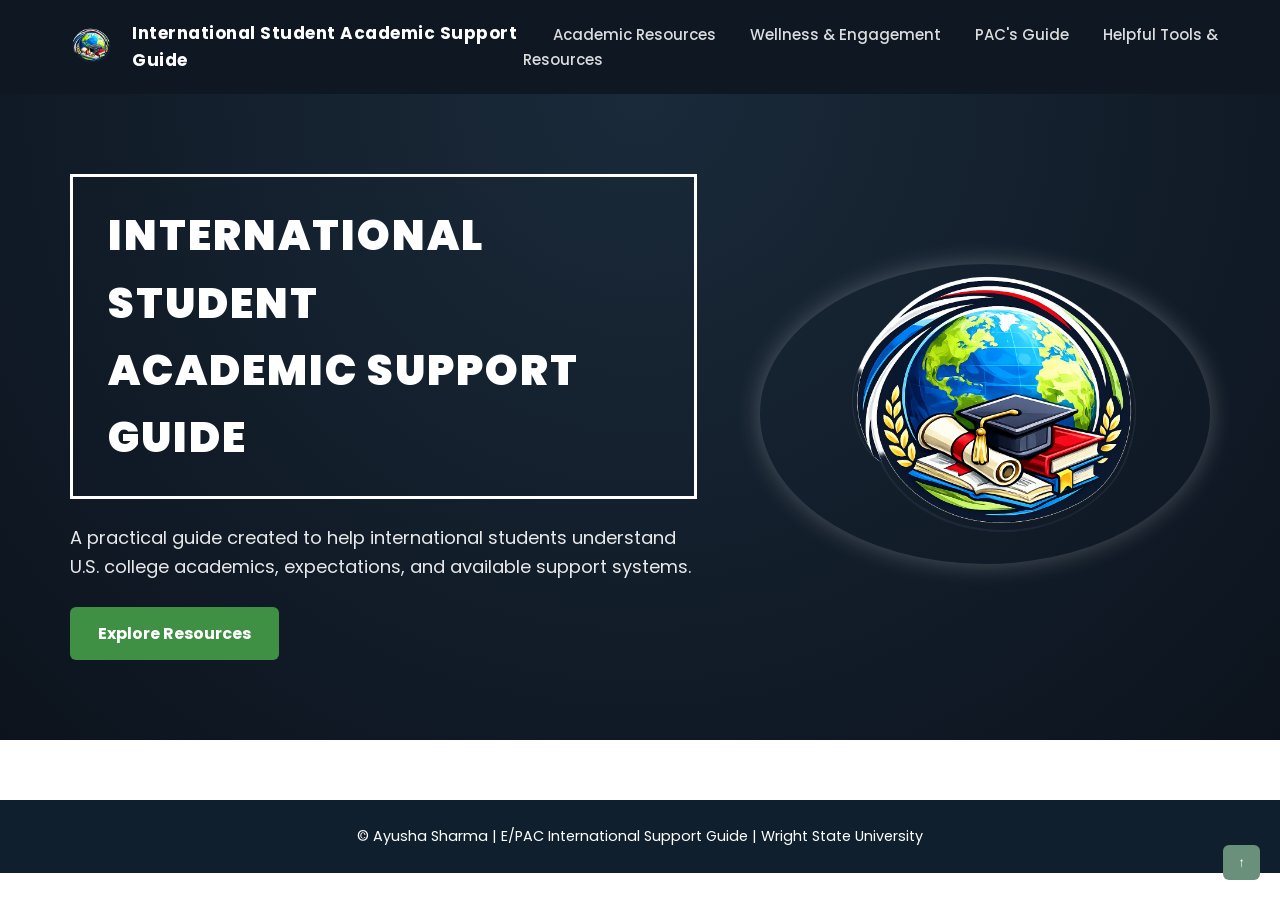
<file: index.html>
<!DOCTYPE html>
<html lang="en">
<head>
    <meta charset="UTF-8" />
    <meta name="viewport" content="width=device-width, initial-scale=1.0" />
    <link href="https://fonts.googleapis.com/css2?family=Poppins:wght@400;600;800&display=swap" rel="stylesheet">

    <title>International Student Academic Support Guide</title>
    <link rel="stylesheet" href="style.css">
</head>
<button onclick="topFunction()" id="topBtn">↑</button>

<body>

<!-- ===== NAVBAR ===== -->
<header class="navbar">

    <!-- Logo + Title -->
    <div class="logo">
        <img src="images/logo.png" alt="Guide Logo" class="globe-icon">
        <span>International Student Academic Support Guide</span>
    </div>

    <!-- Nav Links -->
    <nav>


        <a href="resources.html">Academic Resources</a>
        <a href="wellness-engagement.html">Wellness & Engagement</a>
        <a href="pac.html">PAC's Guide</a>
        <a href="helpful-tools.html">Helpful Tools & Resources</a>
    </nav>

</header>

<!-- ===== HERO SECTION ===== -->
<section class="hero">

    <!-- LEFT SIDE -->
    <div class="hero-text">

        <div class="hero-box">
            <h1>
                INTERNATIONAL STUDENT <br />
                ACADEMIC SUPPORT GUIDE
            </h1>
        </div>

        <p>
            A practical guide created to help international students understand
            U.S. college academics, expectations, and available support systems.
        </p>

        <a href="resources.html" class="btn">Explore Resources</a>
    </div>

    <!-- RIGHT SIDE BIG LOGO -->
    <div class="hero-image">
        <img src="images/logo.png" alt="Guide Logo" class="hero-logo">
    </div>

</section>

<footer class="site-footer">
    <p>© Ayusha Sharma | E/PAC International Support Guide | Wright State University</p>

</footer>
    <script src="assets/js/script.js"></script>

</body>
</html>
</file>
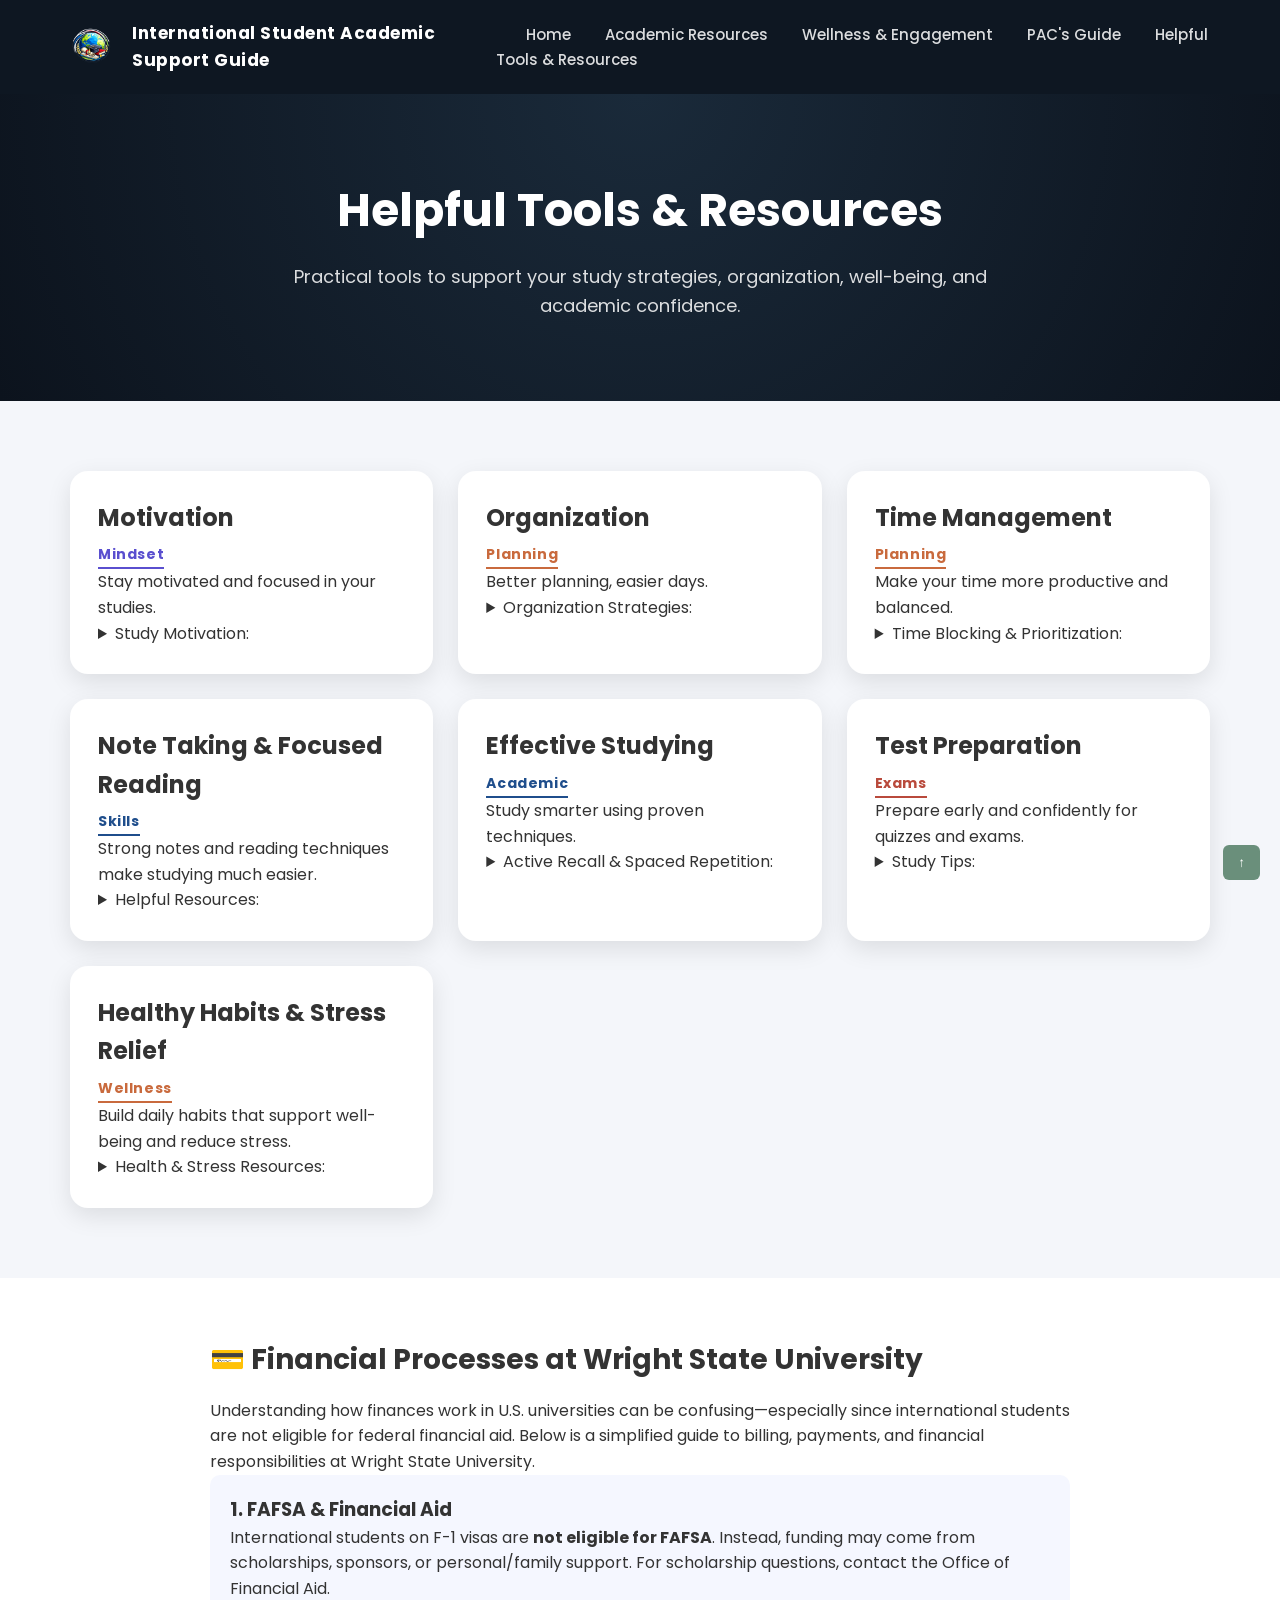
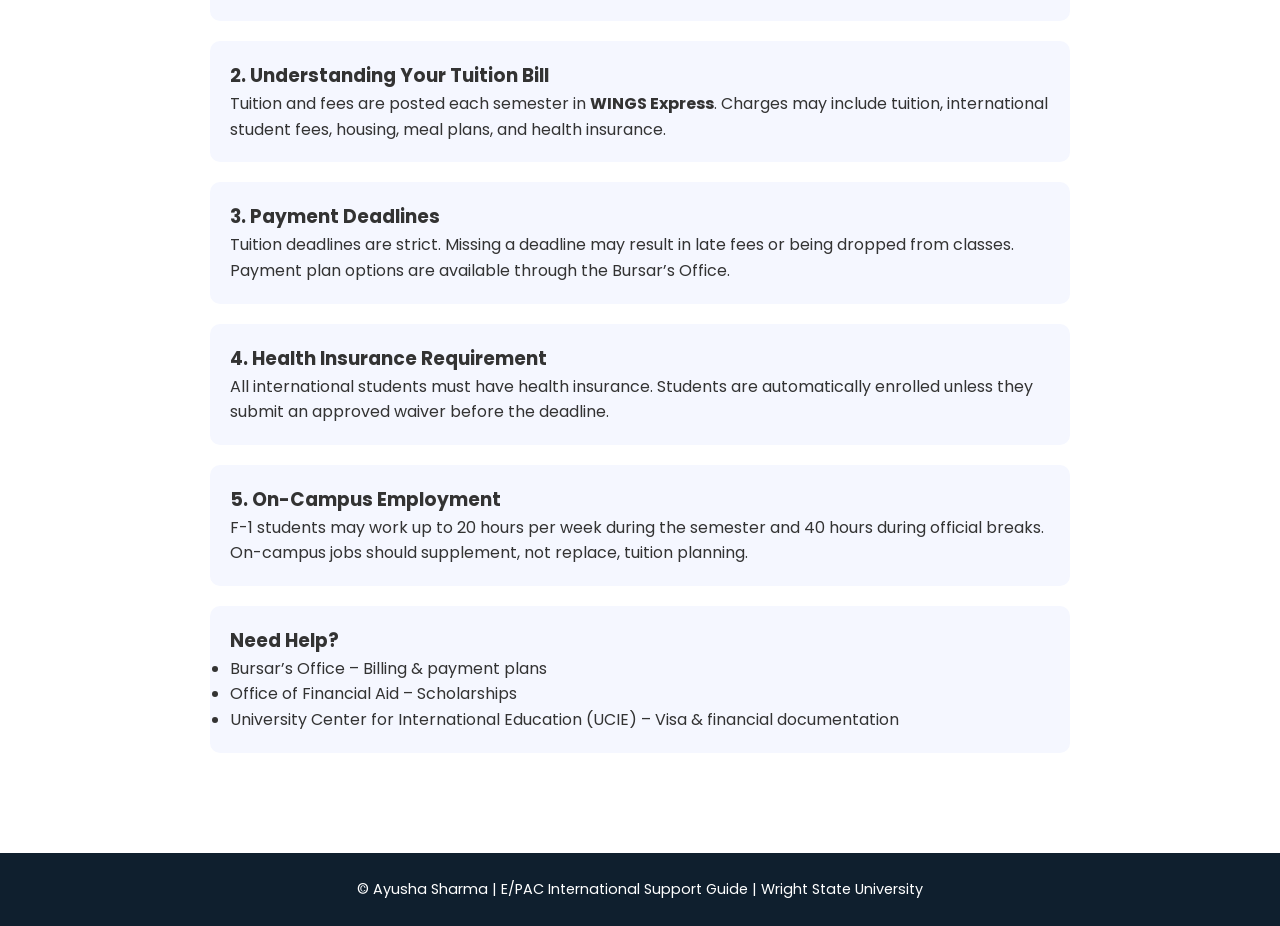
<file: helpful-tools.html>
<!DOCTYPE html>
<html lang="en">
<head>
    <meta charset="UTF-8" />
    <meta name="viewport" content="width=device-width, initial-scale=1.0" />
    <link href="https://fonts.googleapis.com/css2?family=Poppins:wght@400;600;800&display=swap" rel="stylesheet">
    <title>Helpful Tools & Resources</title>

    <link rel="stylesheet" href="style.css">
</head>
    <button onclick="topFunction()" id="topBtn">↑</button>

<body>

<!-- ===== NAVBAR ===== -->
<header class="navbar">
    <div class="logo">
        <img src="images/logo.png" class="globe-icon" alt="Logo">
        <span>International Student Academic Support Guide</span>
    </div>

    <nav>
        <a href="index.html">Home</a>
        <a href="resources.html">Academic Resources</a>
        <a href="wellness-engagement.html">Wellness & Engagement</a>
        <a href="pac.html">PAC's Guide</a>
        <a class="active" href="Helpful-Tools-Resources.html">Helpful Tools & Resources</a>
    </nav>
</header>


<!-- ===== PAGE HEADER ===== -->
<section class="page-header">
    <h1>Helpful Tools & Resources</h1>
    <p>
        Practical tools to support your study strategies, organization,
        well-being, and academic confidence.
    </p>
</section>


<!-- ===== TOOLS SECTION ===== -->
<section class="resource-grid">

    <!-- MOTIVATION -->
    <div class="resource-card">
        <div class="resource-top">
            <h2>Motivation</h2>
            <span class="tag mindset">Mindset</span>
        </div>

        <p>Stay motivated and focused in your studies.</p>

        <details>
            <summary>Study Motivation: </summary>
            <p>
            ➤ <a href="https://www.youtube.com/watch?v=9oWOsocN7qg&t=13s" target="_blank">
                How to Make Yourself Study When You Have Zero Motivation
            </a><br>
                <a class="life-btn" href="./Ways to stay Motivated.pdf" download>
                Download Motivation Checklist →
                </a>

        </details>
    </div>


    <!-- ORGANIZATION -->
    <div class="resource-card">
        <div class="resource-top">
            <h2>Organization</h2>
            <span class="tag planning">Planning</span>
        </div>

        <p>Better planning, easier days.</p>

        <details>
            <summary>Organization Strategies:</summary>
            <p>
                ➤<a href="https://www.daniel-wong.com/2017/04/10/students-get-organised-for-school/" target="_blank">
                30 Simple Organizational Tips</a>
                <a class="life-btn" href="Academic%20Planner.pdf" download>
                    Download Academic Planner →
                </a>
        </details>
    </div>

    <!-- TIME MANAGEMENT -->
    <div class="resource-card">
        <div class="resource-top">
            <h2>Time Management</h2>
            <span class="tag planning">Planning</span>
        </div>

        <p>Make your time more productive and balanced.</p>

        <details>
            <summary>Time Blocking & Prioritization:</summary>
            <p>
                ➤ Use blocks, plan tasks, and build habits for consistency.
            </p>
        </details>
    </div>

    <!-- NOTE TAKING & FOCUSED READING -->
    <div class="resource-card">
        <div class="resource-top">
            <h2>Note Taking & Focused Reading</h2>
            <span class="tag academic">Skills</span>
        </div>

        <p>Strong notes and reading techniques make studying much easier.</p>

        <details>
            <summary>Helpful Resources:</summary>
            <p>
                ➤ <a href="https://fullfocus.co/recovering-the-lost-art-of-note-taking/" target="_blank">
                Recovering the Lost Art of Note Taking
            </a><br>

                ➤ <a href="https://academicresourcecenter.harvard.edu/2023/10/02/note-taking/" target="_blank">
                Note Taking Tips (Harvard)
            </a><br>

                ➤ <a href="https://help.open.ac.uk/critical-reading-techniques/active-reading" target="_blank">
                Active & Critical Reading Techniques
            </a>
            </p>
        </details>
    </div>

    <!-- EFFECTIVE STUDYING -->
    <div class="resource-card">
        <div class="resource-top">
            <h2>Effective Studying</h2>
            <span class="tag academic">Academic</span>
        </div>

        <p>Study smarter using proven techniques.</p>

        <details>
            <summary>Active Recall & Spaced Repetition:</summary>
            <p>  ➤ <a href="https://collegeinfogeek.com/study-tips/" target="_blank">
                40+ Study Tips to Help You Work Smarter This Semester</a>

            </p>
        </details>
    </div>

    <!-- TEST PREP -->
    <div class="resource-card">
        <div class="resource-top">
            <h2>Test Preparation</h2>
            <span class="tag tutoring">Exams</span>
        </div>

        <p>Prepare early and confidently for quizzes and exams.</p>

        <details>
            <summary>Study Tips:</summary>
            <p>➤ <a href="https://www.youtube.com/watch?v=5ad6grll-ak&t=1s" target="_blank">
                How to Study Effectively</a>
            </p>
            <p>➤ <a href="https://www.youtube.com/watch?v=jYWfiP7w5w0&t=1s" target="_blank">
                10 Study Tips</a>
            <p>➤ <a href="https://www.youtube.com/watch?v=HsWYxfVzX_U&t=1s" target="_blank">
               Surviving Online Classes</a>
        </details>
    </div>

    <!-- HEALTHY HABITS & STRESS RELIEF -->
    <div class="resource-card">
        <div class="resource-top">
            <h2>Healthy Habits & Stress Relief</h2>
            <span class="tag planning">Wellness</span>
        </div>

        <p>Build daily habits that support well-being and reduce stress.</p>

        <details>
            <summary>Health & Stress Resources:</summary>
            <p>
                ➤ <a href="https://www.mayoclinic.org/healthy-lifestyle/stress-management/in-depth/stress-relievers/art-20047257" target="_blank">
                Stress Relievers (Mayo Clinic)
            </a><br>

                ➤ <a href="https://www.colorado.edu/law/25-quick-ways-reduce-stress" target="_blank">
                25 Quick Ways to Reduce Stress
            </a><br>

                ➤ <a href="https://www.health.harvard.edu/staying-healthy/10-habits-for-good-health" target="_blank">
                10 Healthy Habits (Harvard Health)
            </a>
            </p>
        </details>
    </div>
    </section>
    
<section class="resource-section">
  <h2>💳 Financial Processes at Wright State University</h2>
  <p class="intro">
    Understanding how finances work in U.S. universities can be confusing—especially 
    since international students are not eligible for federal financial aid. 
    Below is a simplified guide to billing, payments, and financial responsibilities 
    at Wright State University.
  </p>

  <div class="resource-block">
    <h3>1. FAFSA & Financial Aid</h3>
    <p>
      International students on F-1 visas are <strong>not eligible for FAFSA</strong>. 
      Instead, funding may come from scholarships, sponsors, or personal/family support.
      For scholarship questions, contact the Office of Financial Aid.
    </p>
  </div>

  <div class="resource-block">
    <h3>2. Understanding Your Tuition Bill</h3>
    <p>
      Tuition and fees are posted each semester in <strong>WINGS Express</strong>. 
      Charges may include tuition, international student fees, housing, meal plans, 
      and health insurance.
    </p>
  </div>

  <div class="resource-block">
    <h3>3. Payment Deadlines</h3>
    <p>
      Tuition deadlines are strict. Missing a deadline may result in late fees 
      or being dropped from classes. Payment plan options are available 
      through the Bursar’s Office.
    </p>
  </div>

  <div class="resource-block">
    <h3>4. Health Insurance Requirement</h3>
    <p>
      All international students must have health insurance. Students are 
      automatically enrolled unless they submit an approved waiver before 
      the deadline.
    </p>
  </div>

  <div class="resource-block">
    <h3>5. On-Campus Employment</h3>
    <p>
      F-1 students may work up to 20 hours per week during the semester 
      and 40 hours during official breaks. On-campus jobs should supplement, 
      not replace, tuition planning.
    </p>
  </div>

  <div class="resource-block">
    <h3>Need Help?</h3>
    <ul>
      <li>Bursar’s Office – Billing & payment plans</li>
      <li>Office of Financial Aid – Scholarships</li>
      <li>University Center for International Education (UCIE) – Visa & financial documentation</li>
    </ul>
  </div>
</section>


<footer class="site-footer">
    <p>© Ayusha Sharma | E/PAC International Support Guide | Wright State University</p>
</footer>
    <script src="assets/js/script.js"></script>
</body>
</html>
</file>
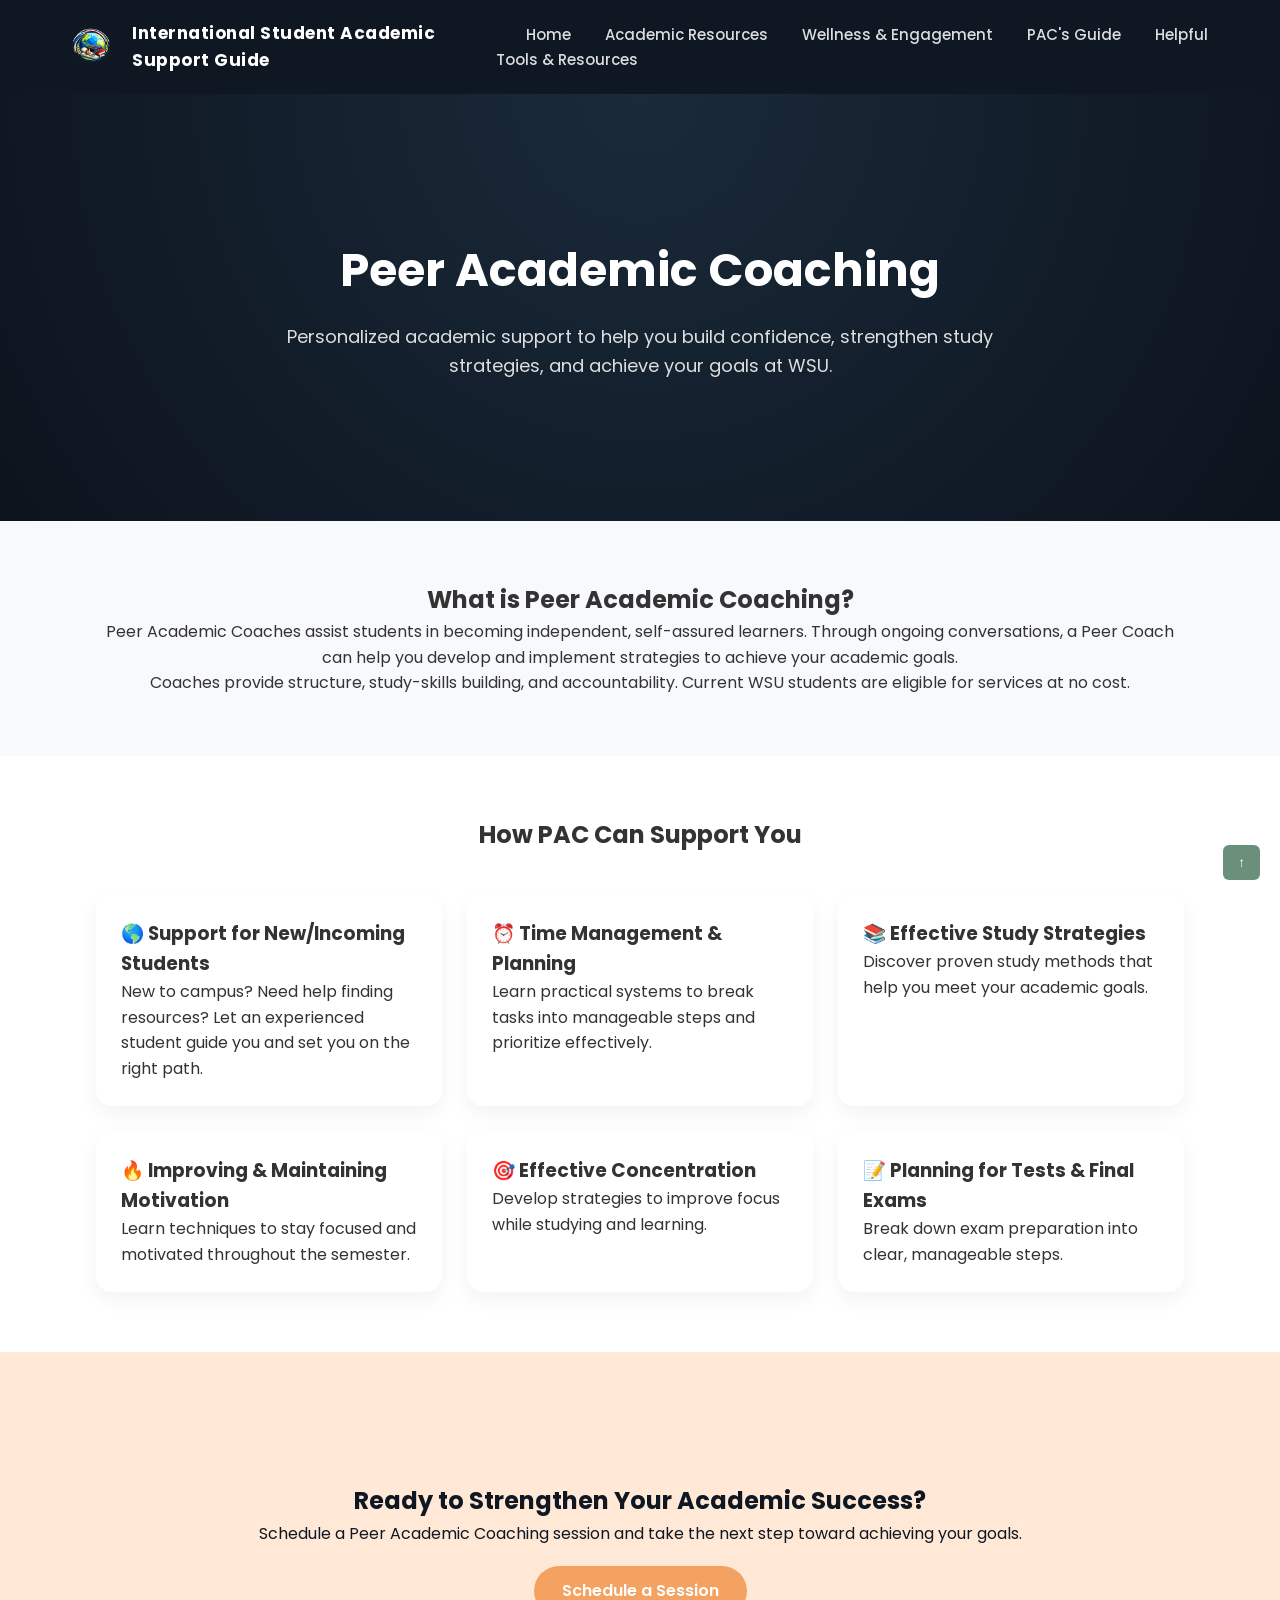
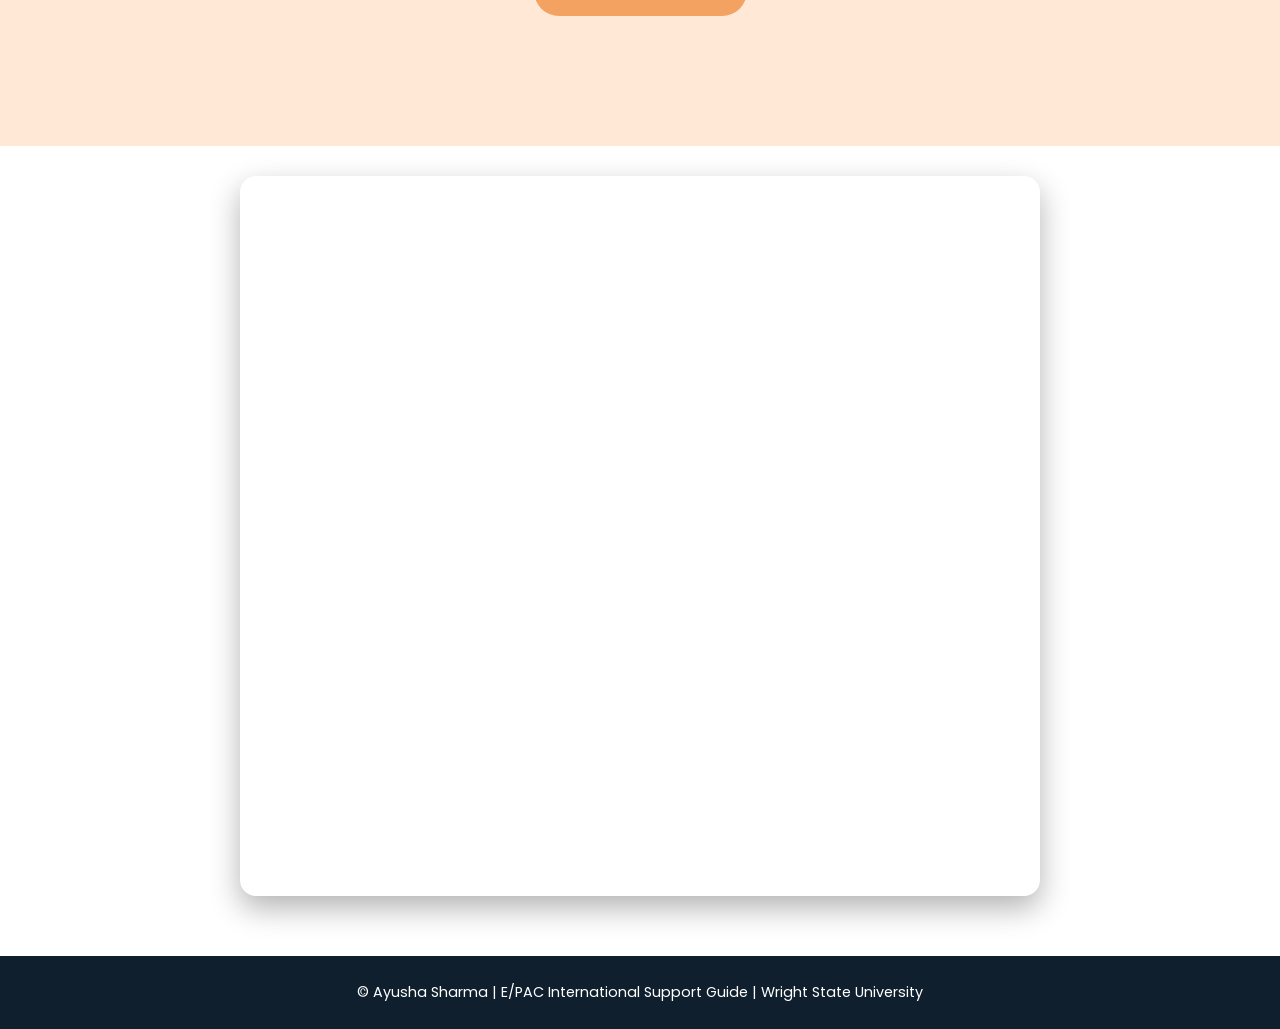
<file: pac.html>
<!DOCTYPE html>
<html lang="en">
<head>
    <meta charset="UTF-8" />
    <meta name="viewport" content="width=device-width, initial-scale=1.0" />
    <link href="https://fonts.googleapis.com/css2?family=Poppins:wght@400;600;800&display=swap" rel="stylesheet">
    <title>Peer Academic Coaching</title>
    <link rel="stylesheet" href="style.css">
</head>
<button onclick="topFunction()" id="topBtn">↑</button>
<body>

<!-- ===== NAVBAR ===== -->
<header class="navbar">
    <div class="logo">
        <img src="images/logo.png" class="globe-icon" alt="Logo">
        <span>International Student Academic Support Guide</span>
    </div>

    <nav>
        <a href="index.html">Home</a>
        <a href="resources.html">Academic Resources</a>
        <a href="wellness-engagement.html">Wellness & Engagement</a>
        <a class="active" href="pac.html">PAC's Guide</a>
        <a href="helpful-tools.html">Helpful Tools & Resources</a>
    </nav>
</header>


<!-- ===== PAGE HEADER ===== -->
<section class="page-header">
    <div class="container">
        <h1>Peer Academic Coaching</h1>
        <p>
            Personalized academic support to help you build confidence,
            strengthen study strategies, and achieve your goals at WSU.
        </p>
    </div>
</section>


<!-- ===== WHAT IS PAC SECTION ===== -->
<section class="pac-intro">
    <div class="container">
        <h2>What is Peer Academic Coaching?</h2>

        <p>
            Peer Academic Coaches assist students in becoming independent,
            self-assured learners. Through ongoing conversations, a Peer Coach
            can help you develop and implement strategies to achieve your academic goals.
        </p>

        <p>
            Coaches provide structure, study-skills building, and accountability.
            Current WSU students are eligible for services at no cost.
        </p>
    </div>
</section>


<!-- ===== HOW PAC SUPPORTS YOU (CARD GRID) ===== -->
<section class="pac-support">
    <div class="container">
        <h2>How PAC Can Support You</h2>

        <div class="support-grid">

            <div class="support-card">
                <h3>🌎 Support for New/Incoming Students</h3>
                <p>
                    New to campus? Need help finding resources? Let an experienced
                    student guide you and set you on the right path.
                </p>
            </div>

            <div class="support-card">
                <h3>⏰ Time Management & Planning</h3>
                <p>
                    Learn practical systems to break tasks into manageable
                    steps and prioritize effectively.
                </p>
            </div>

            <div class="support-card">
                <h3>📚 Effective Study Strategies</h3>
                <p>
                    Discover proven study methods that help you meet your
                    academic goals.
                </p>
            </div>

            <div class="support-card">
                <h3>🔥 Improving & Maintaining Motivation</h3>
                <p>
                    Learn techniques to stay focused and motivated
                    throughout the semester.
                </p>
            </div>

            <div class="support-card">
                <h3>🎯 Effective Concentration</h3>
                <p>
                    Develop strategies to improve focus while studying
                    and learning.
                </p>
            </div>

            <div class="support-card">
                <h3>📝 Planning for Tests & Final Exams</h3>
                <p>
                    Break down exam preparation into clear,
                    manageable steps.
                </p>
            </div>

        </div>
    </div>
</section>


<section class="pac-cta">
  <div class="container">
    <h2>Ready to Strengthen Your Academic Success?</h2>
    <p>
      Schedule a Peer Academic Coaching session and take the next
      step toward achieving your goals.
    </p>

    <a 
      href="https://www.wright.edu/student-success/academic-support/peer-academic-coaching"
      target="_blank"
      rel="noopener noreferrer"
      class="cta-button">
      Schedule a Session
    </a>

  </div>
</section>

 
<!-- ===== PAC VIDEO SECTION ===== -->
<section>
<div class="video-wrapper">
    <iframe 
        width="100%" 
        height="400"
        src="https://www.youtube.com/embed/3kzZs8BkFSc"
        title="Peer Academic Coaching Overview"
        frameborder="0"
        allow="accelerometer; autoplay; clipboard-write; encrypted-media; gyroscope; picture-in-picture"
        allowfullscreen>
    </iframe>
</div>
</section>


<!-- ===== FOOTER ===== -->
<footer class="site-footer">
    <p>© Ayusha Sharma | E/PAC International Support Guide | Wright State University</p>
</footer>

<script src="assets/js/script.js"></script>
</body>
</html>
</file>
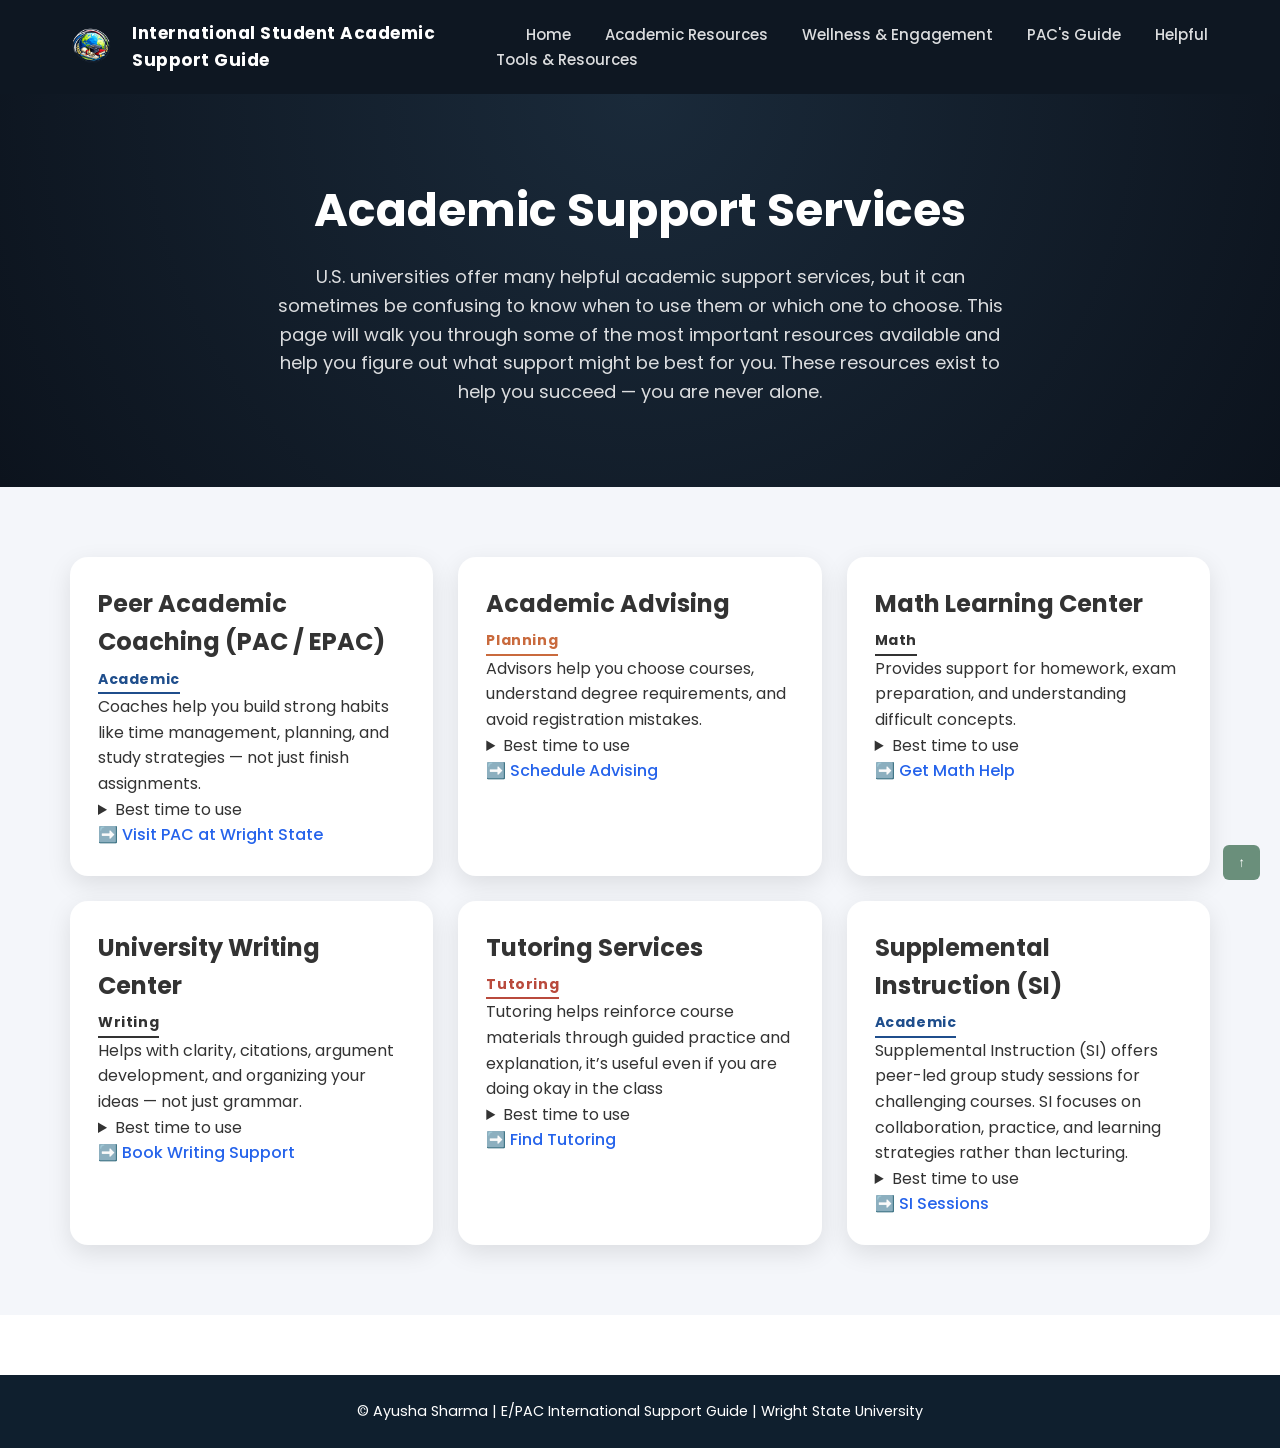
<file: resources.html>
<!DOCTYPE html>
<html lang="en">
<head>
    <meta charset="UTF-8" />
    <meta name="viewport" content="width=device-width, initial-scale=1.0" />
    <link href="https://fonts.googleapis.com/css2?family=Poppins:wght@400;600;800&display=swap" rel="stylesheet">
    <title>Academic Resources</title>
     <link rel="stylesheet" href="style.css">
</head>
<button onclick="topFunction()" id="topBtn">↑</button>

<body>

<!-- ===== NAVBAR ===== -->
<header class="navbar">
    <div class="logo">
        <img src="images/logo.png" class="globe-icon" alt="Logo">
        <span>International Student Academic Support Guide</span>
    </div>

    <nav>
        <a href="index.html">Home</a>
        <a class="active" href="resources.html">Academic Resources</a>
        <a href="wellness-engagement.html">Wellness & Engagement</a>
        <a href="pac.html">PAC's Guide</a>
        <a href="helpful-tools.html">Helpful Tools & Resources</a>
    </nav>
</header>


<!-- ===== HEADER ===== -->
<section class="page-header">
    <h1>Academic Support Services</h1>
    <p>
        U.S. universities offer many helpful academic support services,
        but it can sometimes be confusing to know when to use them or
        which one to choose. This page will walk you through some of
        the most important resources available and help you figure out
        what support might be best for you.
        These resources exist to help you succeed — you are never alone.
    </p>
</section>


<!-- ===== RESOURCE GRID ===== -->
<section class="resource-grid">

    <!-- CARD 1 -->
    <div class="resource-card">
        <div class="resource-top">
            <h2>Peer Academic Coaching (PAC / EPAC)</h2>
            <span class="tag academic">Academic</span>
        </div>

        <p>
            Coaches help you build strong habits like time management, planning,
            and study strategies — not just finish assignments.
        </p>

        <details>
            <summary>Best time to use</summary>
            <p>When you feel overwhelmed, disorganized, or want consistency.</p>
        </details>
        <p>
        <a class="resource-link"
           href="https://www.wright.edu/student-success/academic-support/peer-academic-coaching"
           target="_blank">
            ➡️ Visit PAC at Wright State
        </a>
        </p>

    </div>


    <!-- CARD 2 -->
    <div class="resource-card">
        <div class="resource-top">
            <h2>Academic Advising</h2>
            <span class="tag planning">Planning</span>
        </div>

        <p>
            Advisors help you choose courses, understand degree requirements,
            and avoid registration mistakes.
        </p>

        <details>
            <summary>Best time to use</summary>
            <p>Before registration opens or when unsure about your academic plan.</p>
        </details>
        <p>
        <a class="resource-link"
           href="https://www.wright.edu/student-success/academic-advising"
           target="_blank">
            ➡️ Schedule Advising
        </a>
        </p>
    </div>


    <!-- CARD 3 -->
    <div class="resource-card">
        <div class="resource-top">
            <h2>Math Learning Center</h2>
            <span class="tag math">Math</span>
        </div>

        <p>
            Provides support for homework, exam preparation,
            and understanding difficult concepts.
        </p>

        <details>
            <summary>Best time to use</summary>
            <p>Weekly practice or anytime a topic doesn’t fully make sense.</p>
        </details>
        <p>
            <a class="resource-link"
               href="https://www.wright.edu/student-success/academic-support/math-learning-center"
               target="_blank">
                ➡️ Get Math Help
            </a>
        </p>
    </div>


    <!-- CARD 4 -->
    <div class="resource-card">
        <div class="resource-top">
            <h2>University Writing Center</h2>
            <span class="tag writing">Writing</span>
        </div>

        <p>
            Helps with clarity, citations, argument development,
            and organizing your ideas — not just grammar.
        </p>

        <details>
            <summary>Best time to use</summary>
            <p>Before submitting papers, even when you only have an idea.</p>
        </details>
        <p>
            <a class="resource-link"
               href="https://www.wright.edu/student-success/academic-support/university-writing-center"
               target="_blank">
                ➡️ Book Writing Support
            </a>
        </p>
    </div>


    <!-- CARD 5 -->
    <div class="resource-card">
        <div class="resource-top">
            <h2>Tutoring Services</h2>
            <span class="tag tutoring">Tutoring</span>
        </div>

        <p>
            Tutoring helps reinforce course materials through guided practice
            and explanation, it’s useful even if you are doing okay in the class
        </p>

        <details>
            <summary>Best time to use</summary>
            <p>Early in the semester or before quizzes and exams.</p>
        </details>
        <p>
            <a class="resource-link"
               href="https://www.wright.edu/student-success/academic-support/tutoring-services"
               target="_blank">
                ➡️ Find Tutoring
            </a>
        </p>
    </div>

    <!-- CARD 6 -->
    <div class="resource-card">
        <div class="resource-top">
            <h2>Supplemental Instruction (SI)</h2>
            <span class="tag academic">Academic</span>
        </div>

        <p>
            Supplemental Instruction (SI) offers peer-led group study sessions for
            challenging courses. SI focuses on collaboration, practice, and learning
            strategies rather than lecturing.
        </p>

        <details>
            <summary>Best time to use</summary>
            <p>
                Attend weekly throughout the semester, especially before exams, to stay
                on track and improve understanding.
            </p>
        </details>
        <p>
            <a class="resource-link"
               href="https://www.wright.edu/student-success/academic-support/supplemental-instruction"
               target="_blank">
                ➡️ SI Sessions
            </a>
        </p>
    </div>

</section>
<footer class="site-footer">
    <p>© Ayusha Sharma | E/PAC International Support Guide | Wright State University</p>
</footer>
<script src="assets/js/script.js"></script>
</body>
</html>
</file>
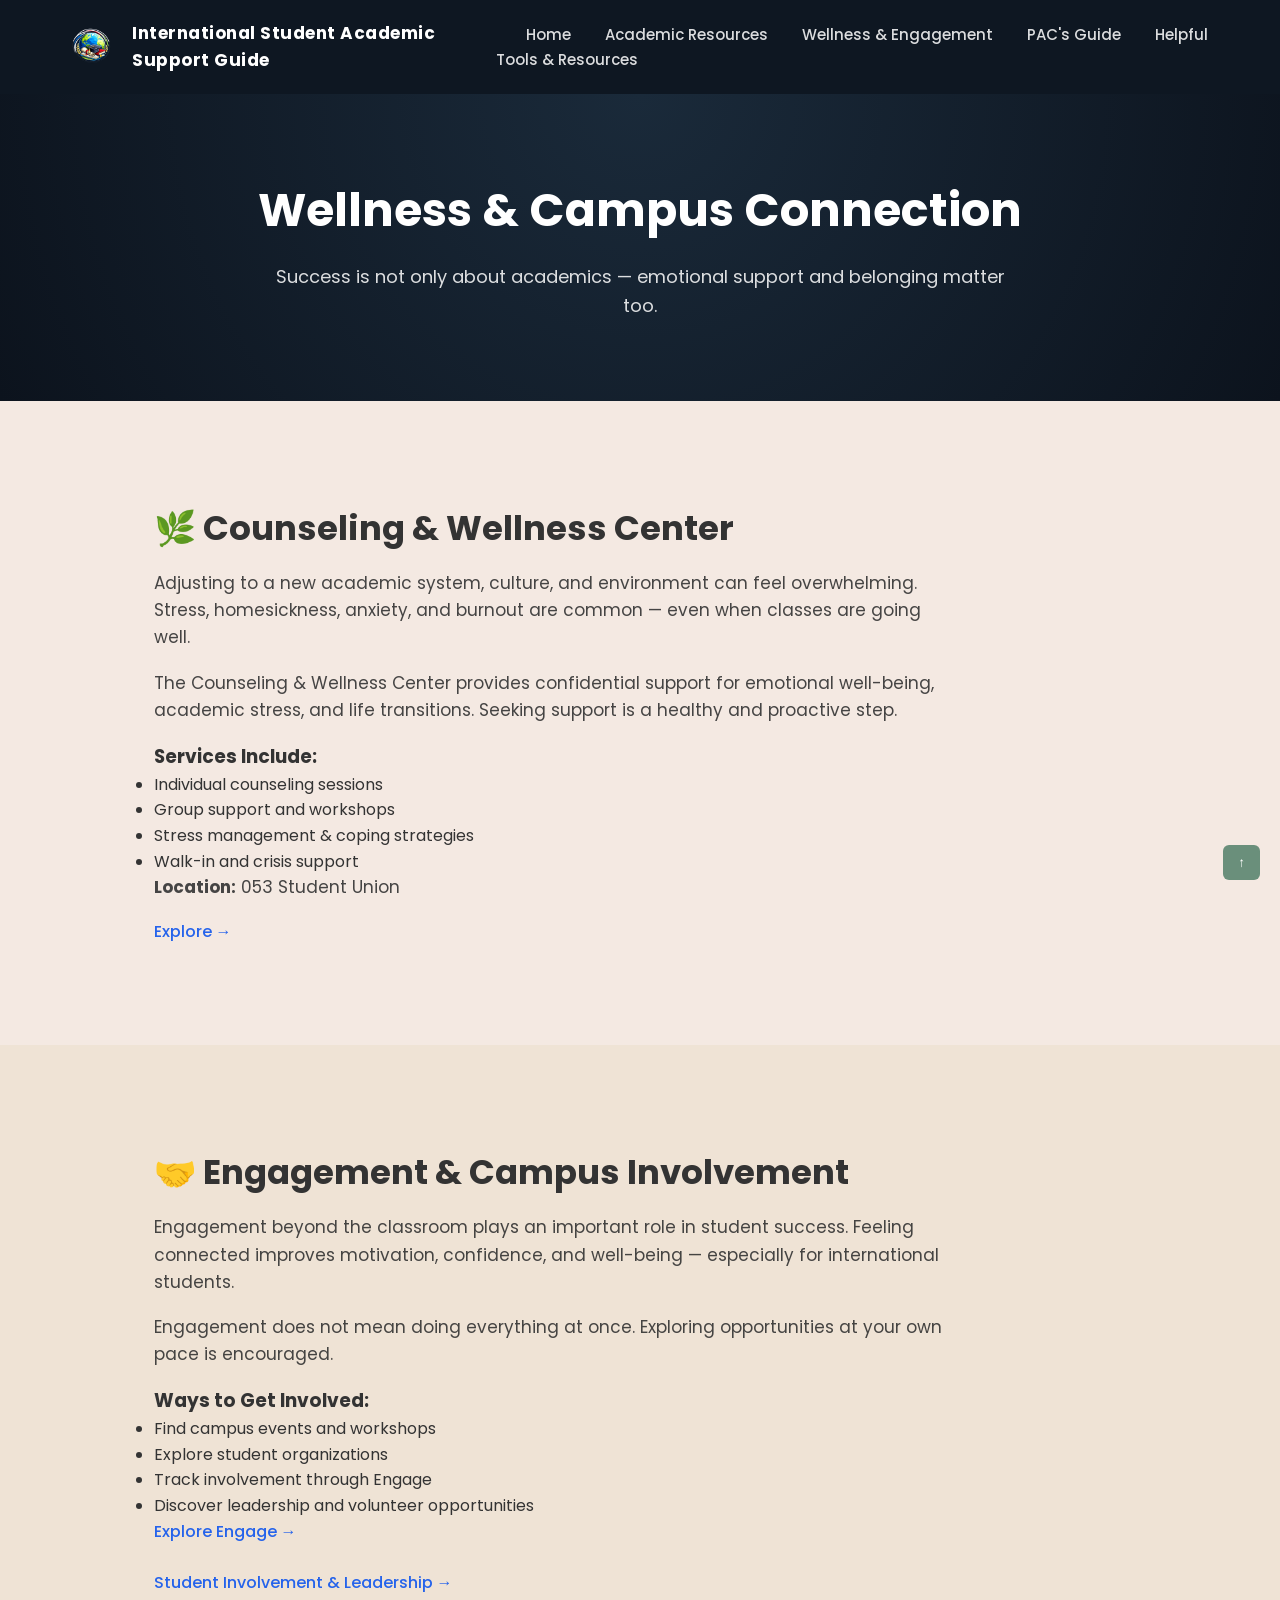
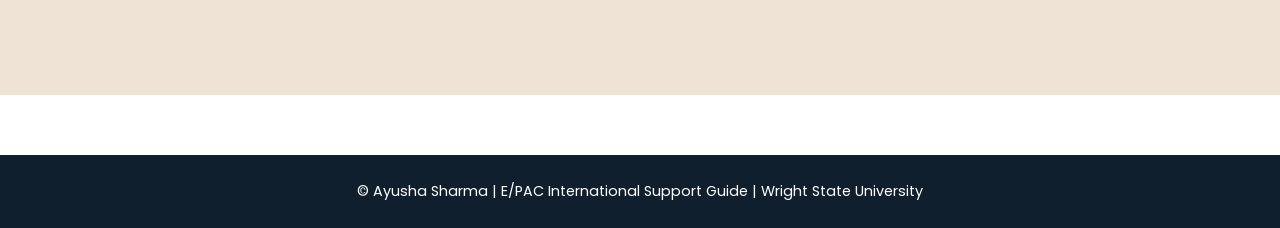
<file: wellness-engagement.html>
<!DOCTYPE html>
<html lang="en">
<head>
    <meta charset="UTF-8" />
    <meta name="viewport" content="width=device-width, initial-scale=1.0" />
    <link href="https://fonts.googleapis.com/css2?family=Poppins:wght@400;600;800&display=swap" rel="stylesheet">
    <title>Wellness & Engagement</title>
    <link rel="stylesheet" href="style.css">
</head>
<button onclick="topFunction()" id="topBtn">↑</button>

<body>

<!-- ===== NAVBAR ===== -->
<header class="navbar">
    <div class="logo">
        <img src="images/logo.png" class="globe-icon" alt="Logo">
        <span>International Student Academic Support Guide</span>
    </div>

    <nav>
        <a href="index.html">Home</a>
        <a href="resources.html">Academic Resources</a>
        <a class="active" href="wellness-engagement.html">Wellness & Engagement</a>
        <a href="pac.html">PAC's Guide</a>
        <a href="helpful-tools.html">Helpful Tools & Resources</a>
    </nav>
</header>


<!-- ===== PAGE HEADER ===== -->
<section class="page-header">
    <h1>Wellness & Campus Connection</h1>
    <p>
        Success is not only about academics — emotional support and belonging matter too.
    </p>
</section>


<!-- ===== COUNSELING SECTION (NUDE BG) ===== -->
<section class="life-section counseling-block">

    <div class="life-text">
        <h2>🌿 Counseling & Wellness Center</h2>
        <p>
            Adjusting to a new academic system, culture, and environment can feel overwhelming.
            Stress, homesickness, anxiety, and burnout are common — even when classes are going well.
        </p>

        <p>
            The Counseling & Wellness Center provides confidential support for emotional well-being,
            academic stress, and life transitions. Seeking support is a healthy and proactive step.
        </p>

        <h3>Services Include:</h3>
        <ul>
            <li>Individual counseling sessions</li>
            <li>Group support and workshops</li>
            <li>Stress management & coping strategies</li>
            <li>Walk-in and crisis support</li>
        </ul>

        <p><strong>Location:</strong> 053 Student Union</p>

        <a class="explore-btn"
           href="https://www.wright.edu/counseling-and-wellness"
           target="_blank">
           Explore →
        </a>
    </div>

</section>


<!-- ===== ENGAGEMENT SECTION (BEIGE BG) ===== -->
<section class="life-section engagement-block">

    <div class="life-text">
        <h2>🤝 Engagement & Campus Involvement</h2>

        <p>
            Engagement beyond the classroom plays an important role in student success.
            Feeling connected improves motivation, confidence, and well-being —
            especially for international students.
        </p>

        <p>
            Engagement does not mean doing everything at once. Exploring opportunities at your own pace is encouraged.
        </p>

        <h3>Ways to Get Involved:</h3>
        <ul>
            <li>Find campus events and workshops</li>
            <li>Explore student organizations</li>
            <li>Track involvement through Engage</li>
            <li>Discover leadership and volunteer opportunities</li>
        </ul>

        <a class="explore-btn"
           href="https://wright.campuslabs.com/engage/"
           target="_blank">
           Explore Engage →
        </a>

        <br><br>

        <a class="explore-btn secondary"
           href="https://www.wright.edu/student-affairs/student-involvement-and-leadership"
           target="_blank">
           Student Involvement & Leadership →
        </a>

    </div>

</section>

<!-- ===== FOOTER ===== -->
<footer class="site-footer">
    <p>© Ayusha Sharma | E/PAC International Support Guide | Wright State University</p>
</footer>
<script src="assets/js/script.js"></script>
    
</body>
</html>
</file>
<file: style.css>
/* ============================================
   GLOBAL RESET & BASE
============================================ */
*,
*::before,
*::after {
  margin: 0;
  padding: 0;
  box-sizing: border-box;
}

html {
  scroll-behavior: smooth;
}

body {
  font-family: 'Poppins', sans-serif;
  line-height: 1.6;
  color: #333;
  background: #ffffff;
}

a {
  color: #2563eb;
  font-weight: 500;
  text-decoration: none;
}

a:hover {
  text-decoration: underline;
}

/* ============================================
   NAVBAR
============================================ */
.navbar {
  display: flex;
  justify-content: space-between;
  align-items: center;
  padding: 20px 60px;
  background: #0e1722;
  color: white;
}

.logo {
  display: flex;
  align-items: center;
  gap: 12px;
}

.globe-icon {
  width: 60px;
}

.logo span {
  font-weight: 700;
  font-size: 17px;
  letter-spacing: 0.5px;
}

.navbar nav a {
  color: white;
  margin-left: 30px;
  font-size: 15px;
  opacity: 0.85;
  transition: opacity 0.25s ease;
}

.navbar nav a:hover {
  opacity: 1;
}

.navbar nav a.active {
  border-bottom: 2px solid white;
  padding-bottom: 6px;
}

/* ============================================
   HERO SECTION
============================================ */
.hero {
  display: flex;
  justify-content: space-between;
  align-items: center;
  padding: 80px 70px;
  background: radial-gradient(circle at top, #1a2a3a, #0c131d);
  color: white;
}

.hero-text {
  max-width: 55%;
}

.hero-box {
  border: 3px solid white;
  padding: 25px 35px;
  display: inline-block;
  margin-bottom: 25px;
}

.hero-box h1 {
  font-size: 42px;
  font-weight: 900;
  letter-spacing: 2px;
  text-transform: uppercase;
}

.hero-text p {
  font-size: 18px;
  margin-bottom: 25px;
  opacity: 0.9;
}

.hero-logo {
  width: 450px;
  border-radius: 50%;
  box-shadow: 0 0 25px rgba(255,255,255,0.25);
}

/* ============================================
   BUTTONS
============================================ */
.btn {
  display: inline-block;
  padding: 14px 28px;
  background: #3f8f45;
  color: white;
  border-radius: 6px;
  font-weight: bold;
  transition: background 0.25s ease;
}

.btn:hover {
  background: #2f6f35;
}

.cta-button {
  display: inline-block;
  margin-top: 20px;
  padding: 12px 28px;
  background: #f4a261;
  color: white;
  font-weight: 600;
  border-radius: 30px;
  transition: background 0.3s ease;
}

.cta-button:hover {
  background: #e76f51;
}

/* ============================================
   PAGE HEADER
============================================ */
.page-header {
  padding: 80px 40px;
  text-align: center;
  background: radial-gradient(circle at top, #1a2a3a, #0c131d);
  color: white;
}

.page-header h1 {
  font-size: 46px;
  margin-bottom: 15px;
}

.page-header p {
  max-width: 750px;
  margin: auto;
  font-size: 18px;
  opacity: 0.85;
}

/* ============================================
   CONTAINER
============================================ */
.container {
  width: 85%;
  max-width: 1100px;
  margin: auto;
  padding: 60px 0;
}

/* ============================================
   RESOURCE GRID
============================================ */
.resource-grid {
  display: grid;
  grid-template-columns: repeat(auto-fit, minmax(320px, 1fr));
  gap: 25px;
  padding: 70px;
  background: #f4f6fa;
}

.resource-card {
  background: white;
  padding: 28px;
  border-radius: 18px;
  box-shadow: 0 8px 25px rgba(0,0,0,0.10);
  transition: transform 0.25s ease, box-shadow 0.25s ease;
}

.resource-card:hover {
  transform: translateY(-6px);
  box-shadow: 0 12px 30px rgba(0,0,0,0.15);
}

/* ============================================
   LIFE / WELLNESS SECTION
============================================ */
.life-section {
  padding: 100px 12%;
}
section.counseling-block {
  background-color: #f4e9e2;
}

section.engagement-block {
  background-color: #efe3d5;
}
.life-text {
  max-width: 800px;
}

.life-text h2 {
  font-size: 34px;
  margin-bottom: 15px;
}

.life-text p {
  font-size: 17px;
  margin-bottom: 18px;
  opacity: 0.9;
}

/* ============================================
   PAC SECTIONS
============================================ */
.pac-intro {
  background: #f8f9fc;
  text-align: center;
}

.pac-support h2 {
  text-align: center;
  margin-bottom: 40px;
}

.support-grid {
  display: grid;
  grid-template-columns: repeat(auto-fit, minmax(280px, 1fr));
  gap: 25px;
}

.support-card {
  background: white;
  padding: 25px;
  border-radius: 16px;
  box-shadow: 0 8px 20px rgba(0,0,0,0.05);
  transition: transform 0.3s ease, box-shadow 0.3s ease;
}

.support-card:hover {
  transform: translateY(-6px);
  box-shadow: 0 14px 30px rgba(0,0,0,0.08);
}

/* ============================================
   PAC CTA
============================================ */
.pac-cta {
  background: #ffe8d6;
  color: #0e1722;
  text-align: center;
  padding: 70px 20px;
}

/* ============================================
   VIDEO
============================================ */
.pac-video {
  padding: 90px 12%;
  background: radial-gradient(circle at top, #1a2a3a, #0c131d);
  color: white;
  text-align: center;
}

.video-wrapper {
  position: relative;
  max-width: 800px;
  margin: 30px auto;
  padding-bottom: 56.25%;
  height: 0;
  border-radius: 16px;
  overflow: hidden;
  box-shadow: 0 12px 30px rgba(0,0,0,0.3);
}

.video-wrapper iframe {
  position: absolute;
  width: 100%;
  height: 100%;
  top: 0;
  left: 0;
}

/* ============================================
   TAG LABELS
============================================ */
.tag {
  font-size: 14px;
  font-weight: 700;
  letter-spacing: 0.6px;
  margin-top: 6px;
  display: inline-block;
  border-bottom: 2px solid currentColor;
  padding-bottom: 2px;
}

.tag.mindset { color: #5a4fcf; }
.tag.planning { color: #c96a3d; }
.tag.skills { color: #1f7a73; }
.tag.academic { color: #1f4e8c; }
.tag.tutoring { color: #b94a3c; }
.tag.wellness { color: #2f7a5f; }

/* ============================================
   RESOURCE SECTIONS
============================================ */
.resource-section {
  max-width: 900px;
  margin: 40px auto;
  padding: 20px;
}

.resource-section h2 {
  font-size: 28px;
  margin-bottom: 15px;
}

.resource-block {
  background: #f5f7ff;
  padding: 20px;
  margin-bottom: 20px;
  border-radius: 10px;
  transition: transform 0.2s ease;
}

.resource-block:hover {
  transform: translateY(-3px);
}

/* ============================================
   FINANCIAL SECTION
============================================ */
.financial-section {
  background-color: #dfeee6;
  border-left: 6px solid #7fae95;
  padding: 50px 35px;
  margin: 60px auto;
  max-width: 1000px;
  border-radius: 12px;
}

/* ============================================
   BACK TO TOP BUTTON
============================================ */
#topBtn {
  position: fixed;
  bottom: 20px;
  right: 20px;
  padding: 10px 15px;
  border: none;
  background: #6a8f7b;
  color: white;
  cursor: pointer;
  border-radius: 6px;
}

/* ============================================
   FOOTER
============================================ */
.site-footer {
  background-color: #0f1f2e;
  color: white;
  text-align: center;
  padding: 25px 15px;
  margin-top: 60px;
  font-size: 0.9rem;
}

/* ============================================
   RESPONSIVE DESIGN
============================================ */
@media (max-width: 900px) {

  .navbar {
    flex-direction: column;
    gap: 15px;
    padding: 20px;
    text-align: center;
  }

  .navbar nav a {
    margin: 10px;
  }

  .hero {
    flex-direction: column;
    text-align: center;
    padding: 60px 25px;
  }

  .hero-text {
    max-width: 100%;
  }

  .hero-logo {
    margin-top: 40px;
    width: 220px;
  }

  .page-header h1 {
    font-size: 34px;
  }

}
</file>
